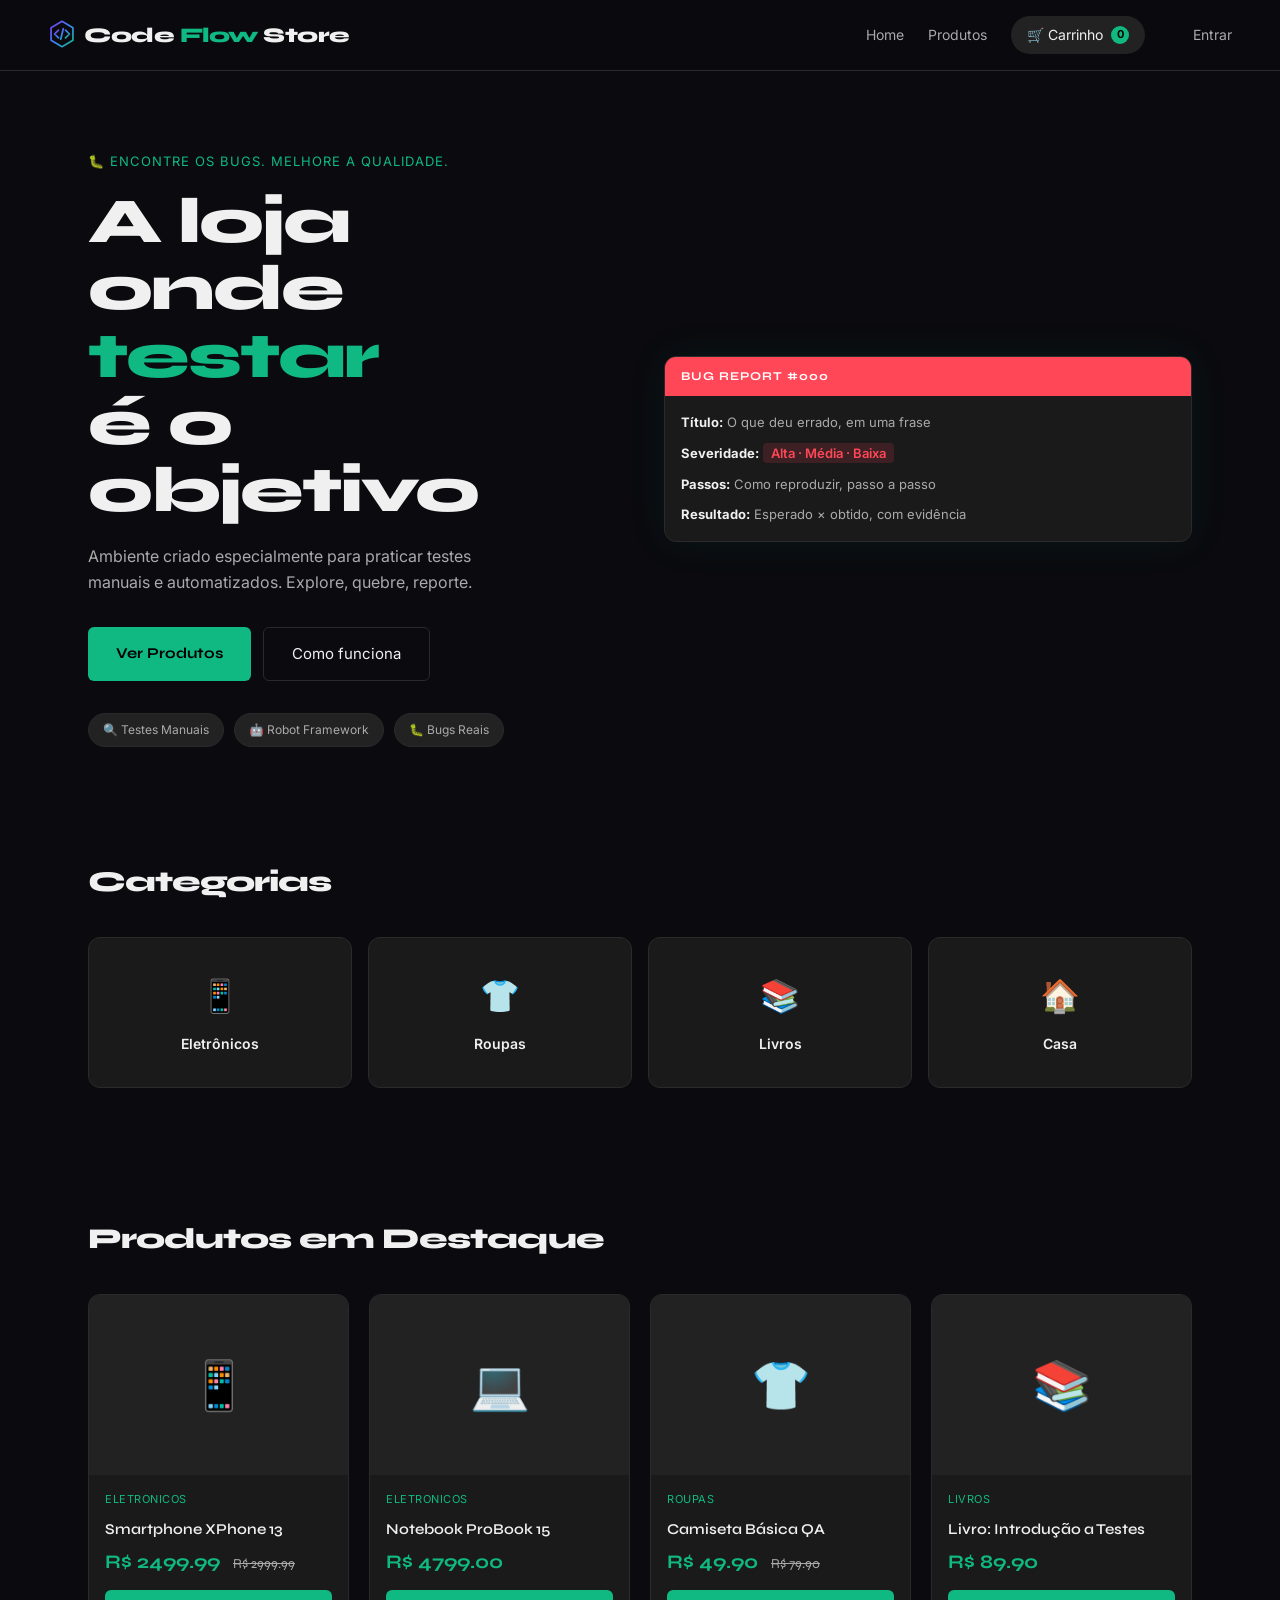
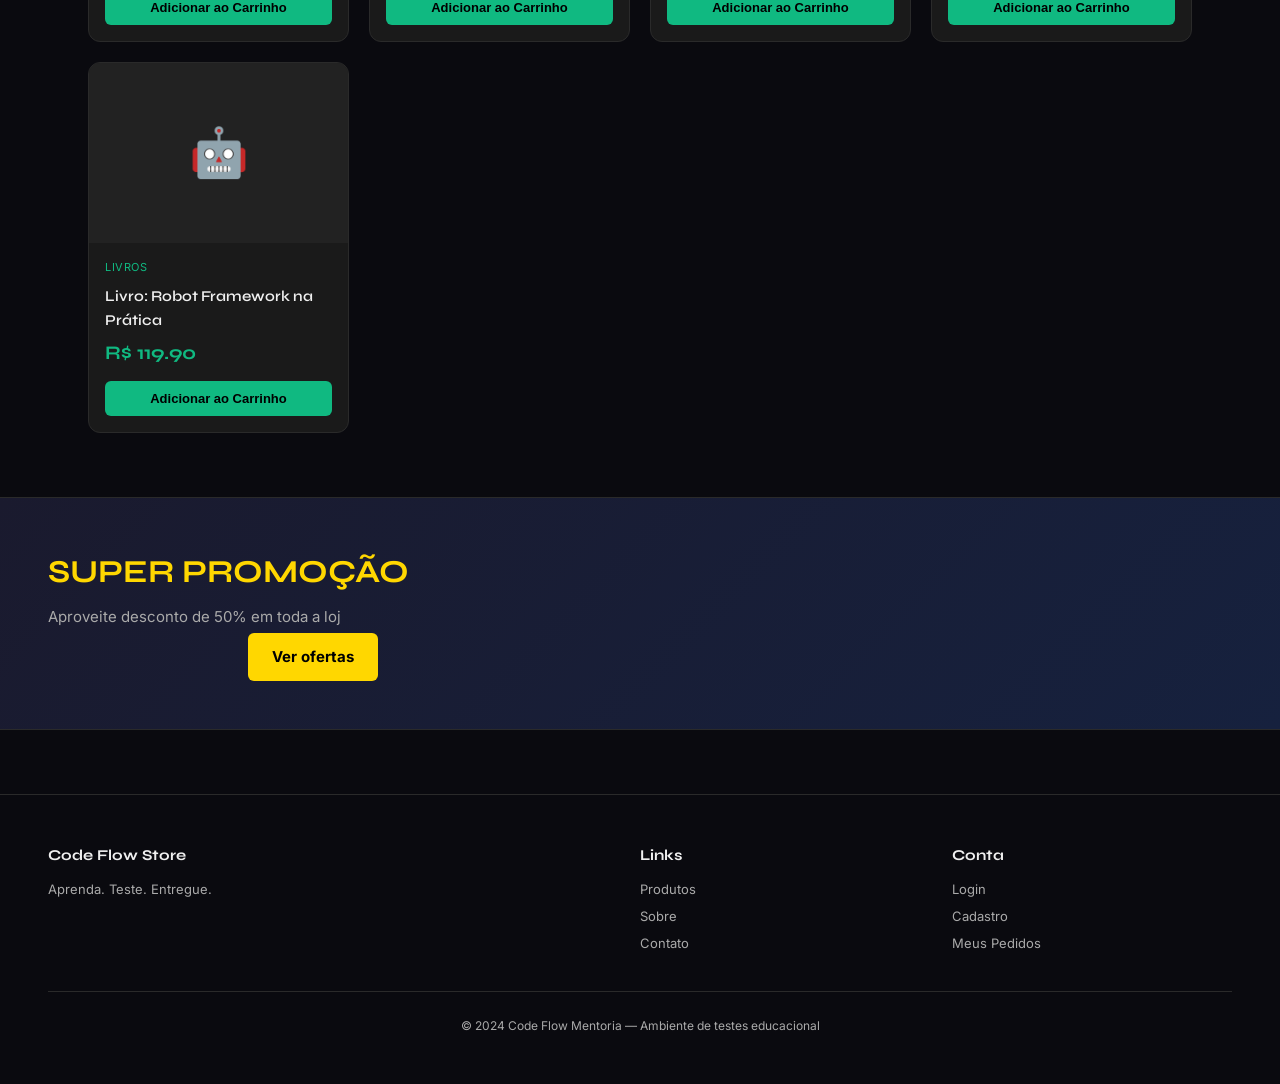
<file: pages/index.html>
<!DOCTYPE html>
<html lang="pt-BR">
<head>
  <meta charset="UTF-8" />
  <meta name="viewport" content="width=device-width, initial-scale=1.0"/>
  <title>Code Flow Store</title>
  <link rel="stylesheet" href="../css/style.css" />
  <link href="https://fonts.googleapis.com/css2?family=Syne:wght@400;600;700;800&family=Inter:wght@300;400;500;600&display=swap" rel="stylesheet"/>
</head>
<body>

<!-- NAVBAR -->
<nav class="navbar">
  <a data-testid="nav-logo" href="index.html" class="logo"><img class="logo-icon" src="../img/logo.svg" alt=""/>Code <span>Flow</span> Store</a>
  <div class="nav-links">
    <a data-testid="nav-home" href="index.html">Home</a>
    <a data-testid="nav-products" href="produtos.html">Produtos</a>
    <a data-testid="nav-cart" href="carrinho.html" class="cart-link">🛒 Carrinho <span data-testid="cart-count" class="cart-count" id="cartCount">0</span></a>
    <span data-testid="nav-user-name" id="navUser"></span>
    <a data-testid="nav-login" href="login.html" id="navLogin">Entrar</a>
    <a data-testid="nav-logout" href="#" id="navLogout" style="display:none" onclick="logout()">Sair</a>
  </div>
</nav>

<!-- HERO -->
<section data-testid="hero" class="hero">
  <div class="hero-inner">
    <p class="hero-eyebrow">🐛 Encontre os bugs. Melhore a qualidade.</p>
    <h1 data-testid="hero-title">A loja onde <em>testar</em><br/>é o objetivo</h1>
    <p class="hero-sub">Ambiente criado especialmente para praticar testes manuais e automatizados. Explore, quebre, reporte.</p>
    <div class="hero-actions">
      <a data-testid="hero-btn-products" href="produtos.html" class="btn-primary">Ver Produtos</a>
      <a data-testid="hero-btn-how-it-works" href="sobre.html" class="btn-ghost">Como funciona</a>
    </div>
    <div class="hero-badges">
      <span>🔍 Testes Manuais</span>
      <span>🤖 Robot Framework</span>
      <span>🐛 Bugs Reais</span>
    </div>
  </div>
  <div class="hero-visual">
    <div class="bug-card">
      <div class="bug-header">BUG REPORT #000</div>
      <div class="bug-body">
        <p><strong>Título:</strong> O que deu errado, em uma frase</p>
        <p><strong>Severidade:</strong> <span class="sev-high">Alta · Média · Baixa</span></p>
        <p><strong>Passos:</strong> Como reproduzir, passo a passo</p>
        <p><strong>Resultado:</strong> Esperado × obtido, com evidência</p>
      </div>
    </div>
  </div>
</section>

<!-- CATEGORIAS -->
<section class="section categories-section">
  <h2>Categorias</h2>
  <div class="categories-grid">
    <a data-testid="category-eletronicos" href="produtos.html?cat=eletronicos" class="cat-card">
      <span class="cat-icon">📱</span>
      <span>Eletrônicos</span>
    </a>
    <a data-testid="category-roupas" href="produtos.html?cat=roupas" class="cat-card">
      <span class="cat-icon">👕</span>
      <span>Roupas</span>
    </a>
    <a data-testid="category-livros" href="produtos.html?cat=livros" class="cat-card">
      <span class="cat-icon">📚</span>
      <span>Livros</span>
    </a>
    <a data-testid="category-casa" href="produtos.html?cat=casa" class="cat-card">
      <span class="cat-icon">🏠</span>
      <span>Casa</span>
    </a>
  </div>
</section>

<!-- PRODUTOS EM DESTAQUE -->
<section class="section">
  <h2>Produtos em Destaque</h2>
  <div data-testid="featured-products" class="products-grid" id="featuredProducts"></div>
</section>

<section data-testid="promo-banner" class="promo-banner">
  <div class="promo-inner">
    <h3>SUPER PROMOÇÃO</h3>
    <p data-testid="promo-banner-text">Aproveite desconto de 50% em toda a loj</p>
    <a data-testid="promo-banner-btn" href="produtos.html" class="btn-promo" style="margin-top:-20px; margin-left:200px;">Ver ofertas</a>
  </div>
</section>

<!-- FOOTER -->
<footer class="footer">
  <div class="footer-inner">
    <div>
      <strong>Code Flow Store</strong>
      <p>Aprenda. Teste. Entregue.</p>
    </div>
    <div>
      <strong>Links</strong>
      <a data-testid="footer-link-products" href="produtos.html">Produtos</a>
      <a data-testid="footer-link-about" href="sobre.html">Sobre</a>
      <a data-testid="footer-link-contact" href="contato.html">Contato</a>
    </div>
    <div>
      <strong>Conta</strong>
      <a data-testid="footer-link-login" href="login.html">Login</a>
      <a data-testid="footer-link-register" href="cadastro.html">Cadastro</a>
      <a data-testid="footer-link-orders" href="pedidos.html">Meus Pedidos</a>
    </div>
  </div>
  <p class="footer-copy">© 2024 Code Flow Mentoria — Ambiente de testes educacional</p>
</footer>

<script src="../js/data.js"></script>
<script src="../js/app.js"></script>
<script>
  renderFeaturedProducts();
  updateCartCount();
  updateNav();
</script>
</body>
</html>
</file>
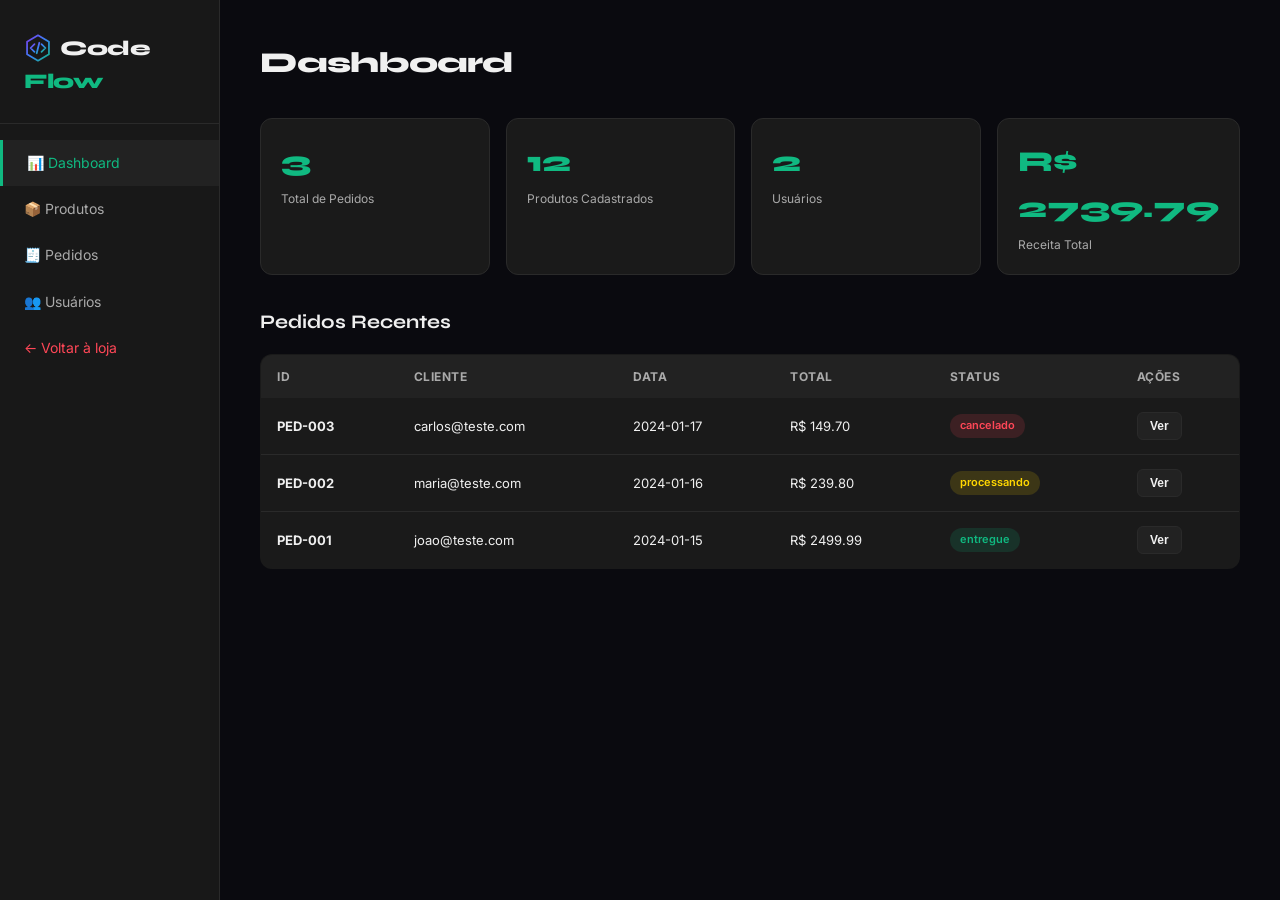
<file: pages/admin.html>
<!DOCTYPE html>
<html lang="pt-BR">
<head>
  <meta charset="UTF-8"/>
  <meta name="viewport" content="width=device-width, initial-scale=1.0"/>
  <title>Admin — Code Flow Store</title>
  <link rel="stylesheet" href="../css/style.css"/>
  <link href="https://fonts.googleapis.com/css2?family=Syne:wght@400;600;700;800&family=Inter:wght@300;400;500;600&display=swap" rel="stylesheet"/>
</head>
<body>

<div class="admin-layout">
  <aside class="admin-sidebar">
    <a href="index.html" class="logo"><img class="logo-icon" src="../img/logo.svg" alt=""/>Code <span>Flow</span></a>
    <nav class="admin-nav">
      <a data-testid="admin-nav-dashboard" href="admin.html" class="active" onclick="showSection('dashboard')">📊 Dashboard</a>
      <a data-testid="admin-nav-products" href="#" onclick="showSection('products')">📦 Produtos</a>
      <a data-testid="admin-nav-orders" href="#" onclick="showSection('orders')">🧾 Pedidos</a>
      <a data-testid="admin-nav-users" href="#" onclick="showSection('users')">👥 Usuários</a>
      <a data-testid="admin-nav-back-to-store" href="index.html" style="margin-top:auto;color:var(--accent2)">← Voltar à loja</a>
    </nav>
  </aside>

  <main class="admin-content">

    <!-- DASHBOARD -->
    <div data-testid="admin-section-dashboard" id="sectionDashboard">
      <h1>Dashboard</h1>

      <div class="stats-grid">
        <div class="stat-card">
          <div data-testid="stat-orders" class="stat-value" id="statOrders">-</div>
          <div class="stat-label">Total de Pedidos</div>
        </div>
        <div class="stat-card">
          <div data-testid="stat-products" class="stat-value" id="statProducts">-</div>
          <div class="stat-label">Produtos Cadastrados</div>
        </div>
        <div class="stat-card">
          <div data-testid="stat-users" class="stat-value" id="statUsers">-</div>
          <div class="stat-label">Usuários</div>
        </div>
        <div class="stat-card">
          <div data-testid="stat-revenue" class="stat-value" id="statRevenue">-</div>
          <div class="stat-label">Receita Total</div>
        </div>
      </div>

      <h2 style="font-family:'Syne',sans-serif;font-size:1.2rem;font-weight:700;margin-bottom:16px">Pedidos Recentes</h2>
      <table class="admin-table">
        <thead>
          <tr>
            <th>ID</th>
            <th>Cliente</th>
            <th>Data</th>
            <th>Total</th>
            <th>Status</th>
            <th>Ações</th>
          </tr>
        </thead>
        <tbody data-testid="admin-recent-orders" id="recentOrders"></tbody>
      </table>
    </div>

    <!-- PRODUTOS -->
    <div data-testid="admin-section-products" id="sectionProducts" style="display:none">
      <div style="display:flex;justify-content:space-between;align-items:center;margin-bottom:24px">
        <h1 style="margin:0">Produtos</h1>
        <button data-testid="admin-add-product-btn" class="btn-primary" onclick="document.getElementById('addProductModal').style.display='flex'">
          + Adicionar Produto
        </button>
      </div>

      <table class="admin-table">
        <thead>
          <tr>
            <th>ID</th>
            <th>Nome</th>
            <th>Categoria</th>
            <th>Preço</th>
            <th>Estoque</th>
            <th>Ações</th>
          </tr>
        </thead>
        <tbody data-testid="admin-products-list" id="adminProductsList"></tbody>
      </table>
    </div>

    <!-- PEDIDOS -->
    <div data-testid="admin-section-orders" id="sectionOrders" style="display:none">
      <h1>Pedidos</h1>
      <table class="admin-table">
        <thead>
          <tr>
            <th>ID</th>
            <th>Cliente</th>
            <th>Data</th>
            <th>Total</th>
            <th>Status</th>
          </tr>
        </thead>
        <tbody data-testid="admin-orders-list" id="adminOrdersList"></tbody>
      </table>
    </div>

    <!-- USUÁRIOS -->
    <div data-testid="admin-section-users" id="sectionUsers" style="display:none">
      <h1>Usuários</h1>
      <table class="admin-table">
        <thead>
          <tr>
            <th>Nome</th>
            <th>E-mail</th>
            <th>Senha</th>
            <th>Perfil</th>
          </tr>
        </thead>
        <tbody data-testid="admin-users-list" id="adminUsersList"></tbody>
      </table>
    </div>

  </main>
</div>

<!-- Modal Editar Produto -->
<div data-testid="edit-product-modal" id="editModal" style="display:none;position:fixed;inset:0;background:rgba(0,0,0,0.7);align-items:center;justify-content:center;z-index:200">
  <div class="form-card" style="max-width:480px;width:100%">
    <h2>Editar Produto</h2>
    <div class="form-group"><label>Nome</label><input data-testid="edit-product-name" type="text" placeholder="Nome do produto"/></div>
    <div class="form-group"><label>Preço</label>
      <input data-testid="edit-product-price" type="number" placeholder="Preço"/>
    </div>
    <div class="form-group"><label>Estoque</label><input data-testid="edit-product-stock" type="number" placeholder="Qtd em estoque"/></div>
    <div style="display:flex;gap:10px;margin-top:16px">
      <button data-testid="edit-product-save" class="btn-primary" style="flex:1" onclick="showToast('Salvo!')">Salvar</button>
      <button data-testid="edit-product-cancel" class="btn-ghost" style="flex:1" onclick="document.getElementById('editModal').style.display='none'">Cancelar</button>
    </div>
  </div>
</div>

<!-- Modal Adicionar Produto -->
<div data-testid="add-product-modal" id="addProductModal" style="display:none;position:fixed;inset:0;background:rgba(0,0,0,0.7);align-items:center;justify-content:center;z-index:200">
  <div class="form-card" style="max-width:480px;width:100%">
    <h2>Novo Produto</h2>
    <div class="form-group"><label>Nome</label><input data-testid="add-product-name" type="text" id="newName" placeholder="Nome do produto"/></div>
    <div class="form-group"><label>Preço</label><input data-testid="add-product-price" type="number" id="newPrice" placeholder="0.00"/></div>
    <div class="form-group"><label>Estoque</label><input data-testid="add-product-stock" type="number" id="newStock" placeholder="0"/></div>
    <div class="form-group">
      <label>Categoria</label>
      <select data-testid="add-product-category" id="newCat" style="background:var(--bg3);border:1px solid var(--border);border-radius:6px;padding:12px 14px;color:var(--text);width:100%;font-size:14px">
        <option value="eletronicos">Eletrônicos</option>
        <option value="roupas">Roupas</option>
        <option value="livros">Livros</option>
        <option value="casa">Casa</option>
      </select>
    </div>
    <div style="display:flex;gap:10px;margin-top:16px">
      <button data-testid="add-product-submit" class="btn-primary" style="flex:1" onclick="addNewProduct()">Adicionar</button>
      <button data-testid="add-product-cancel" class="btn-ghost" style="flex:1" onclick="document.getElementById('addProductModal').style.display='none'">Cancelar</button>
    </div>
  </div>
</div>

<script src="../js/data.js"></script>
<script src="../js/app.js"></script>
<script>

  renderAdminDashboard();

  function showSection(section) {
    ['dashboard','products','orders','users'].forEach(s => {
      document.getElementById(`section${s.charAt(0).toUpperCase()+s.slice(1)}`).style.display = 'none';
    });
    document.getElementById(`section${section.charAt(0).toUpperCase()+section.slice(1)}`).style.display = 'block';

    // Atualiza nav ativa
    document.querySelectorAll('.admin-nav a').forEach(a => a.classList.remove('active'));
    event.target.classList.add('active');

    if (section === 'products') renderAdminProducts();
    if (section === 'orders') renderAdminOrders();
    if (section === 'users') renderAdminUsers();
  }

  function renderAdminUsers() {
    const users = getUsers();
    const tbody = document.getElementById('adminUsersList');
    if (!tbody) return;
    tbody.innerHTML = users.map(u => `
      <tr data-testid="admin-user-row">
        <td data-testid="admin-user-name">${u.name}</td>
        <td data-testid="admin-user-email">${u.email}</td>
        <td data-testid="admin-user-password" style="color:var(--accent2)">${u.password}</td>
        <td><span data-testid="admin-user-role" class="badge ${u.role === 'admin' ? 'badge-green' : 'badge-yellow'}">${u.role}</span></td>
      </tr>
    `).join('');
  }

  function addNewProduct() {
    const name = document.getElementById('newName').value;
    const price = parseFloat(document.getElementById('newPrice').value);
    const stock = parseInt(document.getElementById('newStock').value) || 0;
    const category = document.getElementById('newCat').value;

    if (!name) { showToast('❌ Nome obrigatório'); return; }

    const products = getProducts();
    const newId = Math.max(...products.map(p => p.id)) + 1;
    products.push({
      id: newId, name, price, stock, category,
      emoji: '📦', description: 'Produto adicionado via admin',
      featured: false, rating: 0, oldPrice: null
    });
    localStorage.setItem('qa_products', JSON.stringify(products));
    document.getElementById('addProductModal').style.display = 'none';
    renderAdminProducts();
    showSection('products');
    showToast(`✅ Produto "${name}" adicionado!`);
  }
</script>
</body>
</html>
</file>
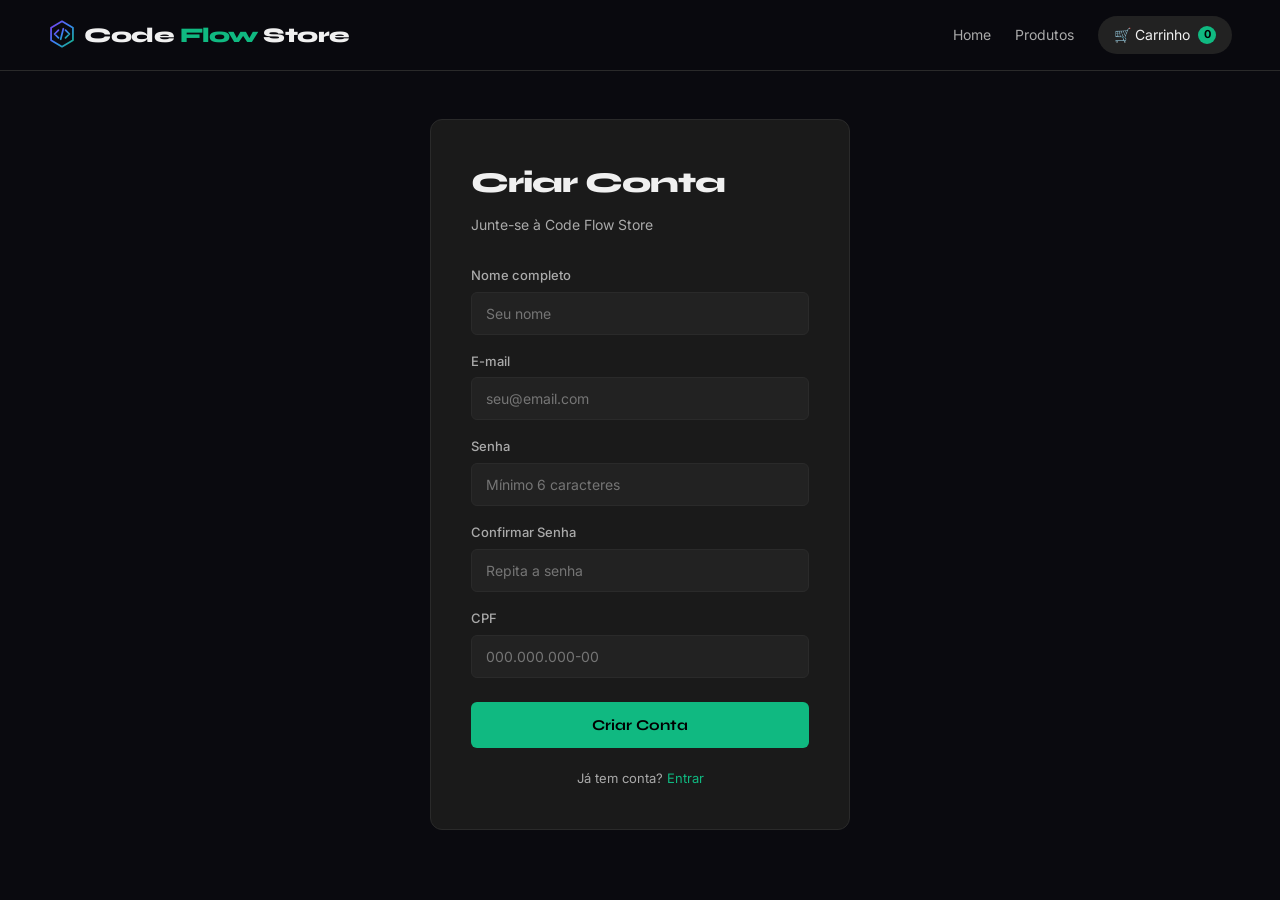
<file: pages/cadastro.html>
<!DOCTYPE html>
<html lang="pt-BR">
<head>
  <meta charset="UTF-8"/>
  <meta name="viewport" content="width=device-width, initial-scale=1.0"/>
  <title>Criar Conta — Code Flow Store</title>
  <link rel="stylesheet" href="../css/style.css"/>
  <link href="https://fonts.googleapis.com/css2?family=Syne:wght@400;600;700;800&family=Inter:wght@300;400;500;600&display=swap" rel="stylesheet"/>
</head>
<body>
<nav class="navbar">
  <a data-testid="nav-logo" href="index.html" class="logo"><img class="logo-icon" src="../img/logo.svg" alt=""/>Code <span>Flow</span> Store</a>
  <div class="nav-links">
    <a data-testid="nav-home" href="index.html">Home</a>
    <a data-testid="nav-products" href="produtos.html">Produtos</a>
    <a data-testid="nav-cart" href="carrinho.html" class="cart-link">🛒 Carrinho <span data-testid="cart-count" class="cart-count" id="cartCount">0</span></a>
  </div>
</nav>

<div class="form-page">
  <div class="form-card">
    <h2>Criar Conta</h2>
    <p>Junte-se à Code Flow Store</p>

    <div data-testid="register-error" class="form-error" id="registerError"></div>
    <div data-testid="register-success" class="form-success" id="registerSuccess">Conta criada com sucesso! Redirecionando...</div>

    <div class="form-group">
      <label>Nome completo</label>
      <input data-testid="register-name" type="text" id="regName" placeholder="Seu nome"/>
    </div>

    <div class="form-group">
      <label>E-mail</label>
      <input data-testid="register-email" type="email" id="regEmail" placeholder="seu@email.com"/>
    </div>

    <div class="form-group">
      <label>Senha</label>
      <input data-testid="register-password" type="password" id="regPassword" placeholder="Mínimo 6 caracteres"/>
    </div>

    <div class="form-group">
      <label>Confirmar Senha</label>
      <input data-testid="register-confirm-password" type="password" id="regConfirm" placeholder="Repita a senha"/>
    </div>

    <div class="form-group">
      <label>CPF</label>
      <input data-testid="register-cpf" type="text" id="regCpf" placeholder="000.000.000-00"/>
    </div>

    <button data-testid="register-submit" class="form-btn" onclick="handleRegister()">Criar Conta</button>

    <div class="form-link">
      Já tem conta? <a data-testid="register-login-link" href="login.html">Entrar</a>
    </div>
  </div>
</div>

<script src="../js/data.js"></script>
<script src="../js/app.js"></script>
<script>
  updateCartCount();

  function handleRegister() {
    const name = document.getElementById('regName').value;
    const email = document.getElementById('regEmail').value;
    const password = document.getElementById('regPassword').value;
    const confirm = document.getElementById('regConfirm').value;

    const errorEl = document.getElementById('registerError');
    const successEl = document.getElementById('registerSuccess');

    errorEl.style.display = 'none';
    successEl.style.display = 'none';

    const result = register(name, email, password, confirm);

    if (result.success) {
      successEl.style.display = 'block';
      setTimeout(() => window.location.href = 'index.html', 1500);
    } else {
      errorEl.textContent = result.error;
      errorEl.style.display = 'block';
    }
  }
</script>
</body>
</html>
</file>
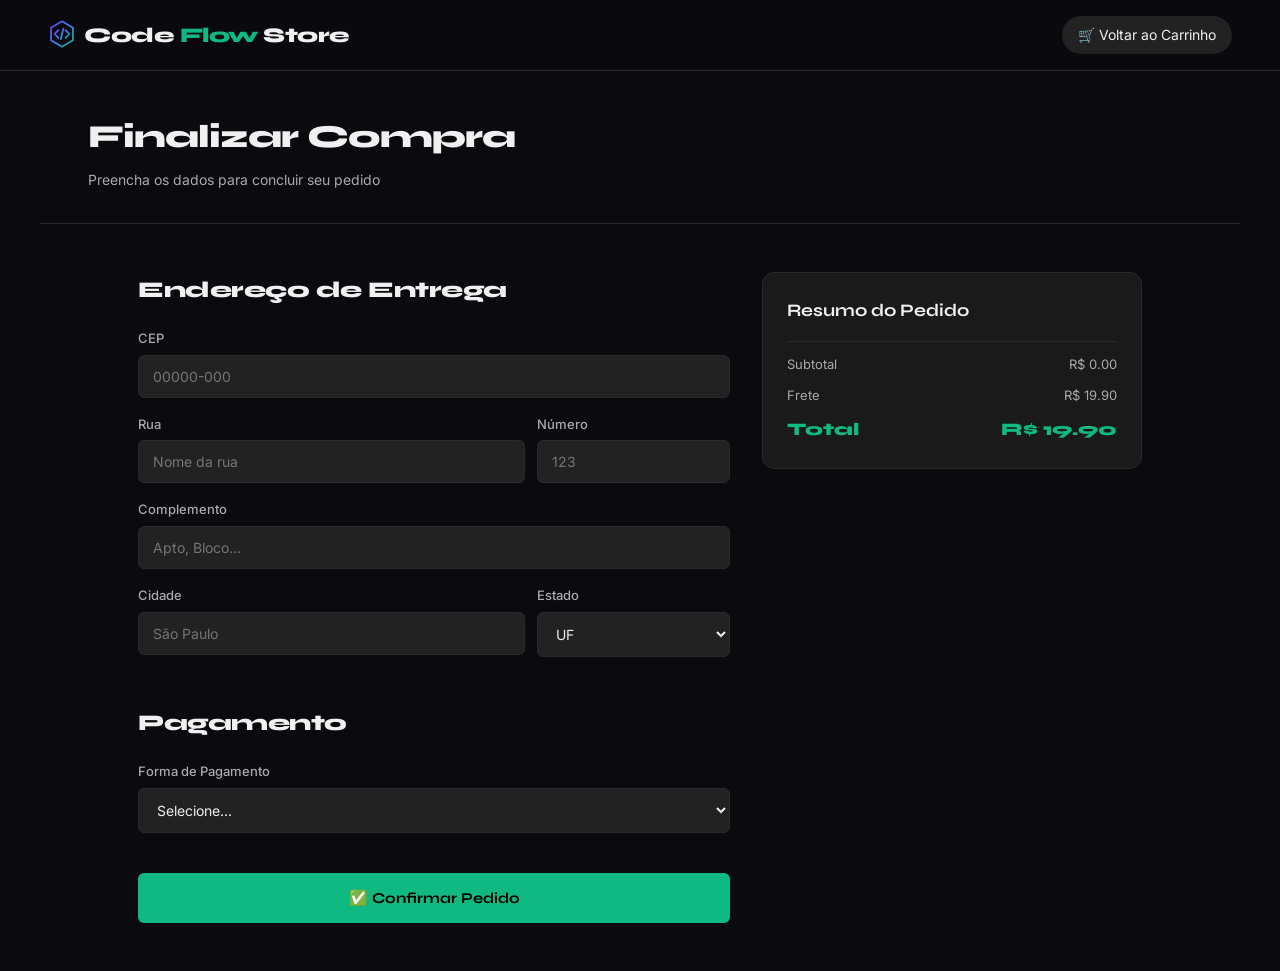
<file: pages/checkout.html>
<!DOCTYPE html>
<html lang="pt-BR">
<head>
  <meta charset="UTF-8"/>
  <meta name="viewport" content="width=device-width, initial-scale=1.0"/>
  <title>Checkout — Code Flow Store</title>
  <link rel="stylesheet" href="../css/style.css"/>
  <link href="https://fonts.googleapis.com/css2?family=Syne:wght@400;600;700;800&family=Inter:wght@300;400;500;600&display=swap" rel="stylesheet"/>
</head>
<body>
<nav class="navbar">
  <a data-testid="nav-logo" href="index.html" class="logo"><img class="logo-icon" src="../img/logo.svg" alt=""/>Code <span>Flow</span> Store</a>
  <div class="nav-links">
    <a data-testid="nav-back-to-cart" href="carrinho.html" class="cart-link">🛒 Voltar ao Carrinho</a>
  </div>
</nav>

<div class="page-header">
  <h1>Finalizar Compra</h1>
  <p>Preencha os dados para concluir seu pedido</p>
</div>

<div class="checkout-page">
  <div class="checkout-form">
    <h2>Endereço de Entrega</h2>

    <div class="form-group">
      <label>CEP</label>
      <input data-testid="checkout-cep" type="text" id="cep" placeholder="00000-000" maxlength="9"/>
    </div>

    <div style="display:grid;grid-template-columns:2fr 1fr;gap:12px">
      <div class="form-group">
        <label>Rua</label>
        <input data-testid="checkout-street" type="text" id="rua" placeholder="Nome da rua"/>
      </div>
      <div class="form-group">
        <label>Número</label>
        <input data-testid="checkout-number" type="text" id="numero" placeholder="123"/>
      </div>
    </div>

    <div class="form-group">
      <label>Complemento</label>
      <input data-testid="checkout-complement" type="text" id="complemento" placeholder="Apto, Bloco..."/>
    </div>

    <div style="display:grid;grid-template-columns:2fr 1fr;gap:12px">
      <div class="form-group">
        <label>Cidade</label>
        <input data-testid="checkout-city" type="text" id="cidade" placeholder="São Paulo"/>
      </div>
      <div class="form-group">
        <label>Estado</label>
        <select data-testid="checkout-state" id="estado" style="background:var(--bg3);border:1px solid var(--border);border-radius:6px;padding:12px 14px;color:var(--text);width:100%;font-size:14px">
          <option value="">UF</option>
          <option>SP</option><option>RJ</option><option>MG</option>
          <option>RS</option><option>PR</option><option>SC</option>
          <option>BA</option><option>GO</option><option>DF</option>
          <option>PE</option><option>CE</option><option>AM</option>
        </select>
      </div>
    </div>

    <h2 style="margin-top:32px">Pagamento</h2>

    <div class="form-group">
      <label>Forma de Pagamento</label>
      <select data-testid="checkout-payment-method" id="pagamento" onchange="togglePayment(this.value)" style="background:var(--bg3);border:1px solid var(--border);border-radius:6px;padding:12px 14px;color:var(--text);width:100%;font-size:14px">
        <option value="">Selecione...</option>
        <option value="cartao">Cartão de Crédito</option>
        <option value="pix">PIX</option>
        <option value="boleto">Boleto Bancário</option>
      </select>
    </div>

    <!-- Campos de cartão -->
    <div data-testid="checkout-card-fields" id="cartaoFields" style="display:none">
      <div class="form-group">
        <label>Número do Cartão</label>
        <input data-testid="checkout-card-number" type="text" id="cardNumber" placeholder="0000 0000 0000 0000"/>
      </div>
      <div style="display:grid;grid-template-columns:1fr 1fr;gap:12px">
        <div class="form-group">
          <label>Validade</label>
          <input data-testid="checkout-card-expiry" type="text" id="cardExpiry" placeholder="MM/AA"/>
        </div>
        <div class="form-group">
          <label>CVV</label>
          <input data-testid="checkout-card-cvv" type="text" id="cardCvv" placeholder="123" maxlength="4"/>
        </div>
      </div>
      <div class="form-group">
        <label>Nome no Cartão</label>
        <input data-testid="checkout-card-name" type="text" id="cardName" placeholder="NOME SOBRENOME"/>
      </div>
    </div>

    <!-- PIX -->
    <div data-testid="checkout-pix-info" id="pixFields" style="display:none;padding:20px;background:var(--bg3);border-radius:8px;text-align:center">
      <div style="font-size:3rem;margin-bottom:12px">📱</div>
      <p style="font-size:14px;color:var(--text2)">Após confirmar, você receberá o QR Code do PIX</p>
    </div>

    <!-- Boleto -->
    <div data-testid="checkout-boleto-info" id="boletoFields" style="display:none;padding:20px;background:var(--bg3);border-radius:8px;text-align:center">
      <div style="font-size:3rem;margin-bottom:12px">📄</div>
      <p style="font-size:14px;color:var(--text2)">Boleto vence em 3 dias úteis. Prazo de compensação: 2 dias úteis.</p>
    </div>

    <button data-testid="checkout-submit" class="btn-primary" style="width:100%;margin-top:24px;padding:16px" onclick="handleCheckout()">
      ✅ Confirmar Pedido
    </button>
  </div>

  <div data-testid="checkout-summary" class="checkout-summary" id="checkoutSummary">
    <h3>Carregando...</h3>
  </div>
</div>

<script src="../js/data.js"></script>
<script src="../js/app.js"></script>
<script>
  updateCartCount();
  renderCheckoutSummary();

  function togglePayment(val) {
    document.getElementById('cartaoFields').style.display = val === 'cartao' ? 'block' : 'none';
    document.getElementById('pixFields').style.display = val === 'pix' ? 'block' : 'none';
    document.getElementById('boletoFields').style.display = val === 'boleto' ? 'block' : 'none';
  }

  function handleCheckout() {
    const dados = {
      cep: document.getElementById('cep').value,
      rua: document.getElementById('rua').value,
      numero: document.getElementById('numero').value,
      cidade: document.getElementById('cidade').value,
      estado: document.getElementById('estado').value,
      pagamento: document.getElementById('pagamento').value,
      email: ''
    };


    finalizarPedido(dados);
  }
</script>
</body>
</html>
</file>
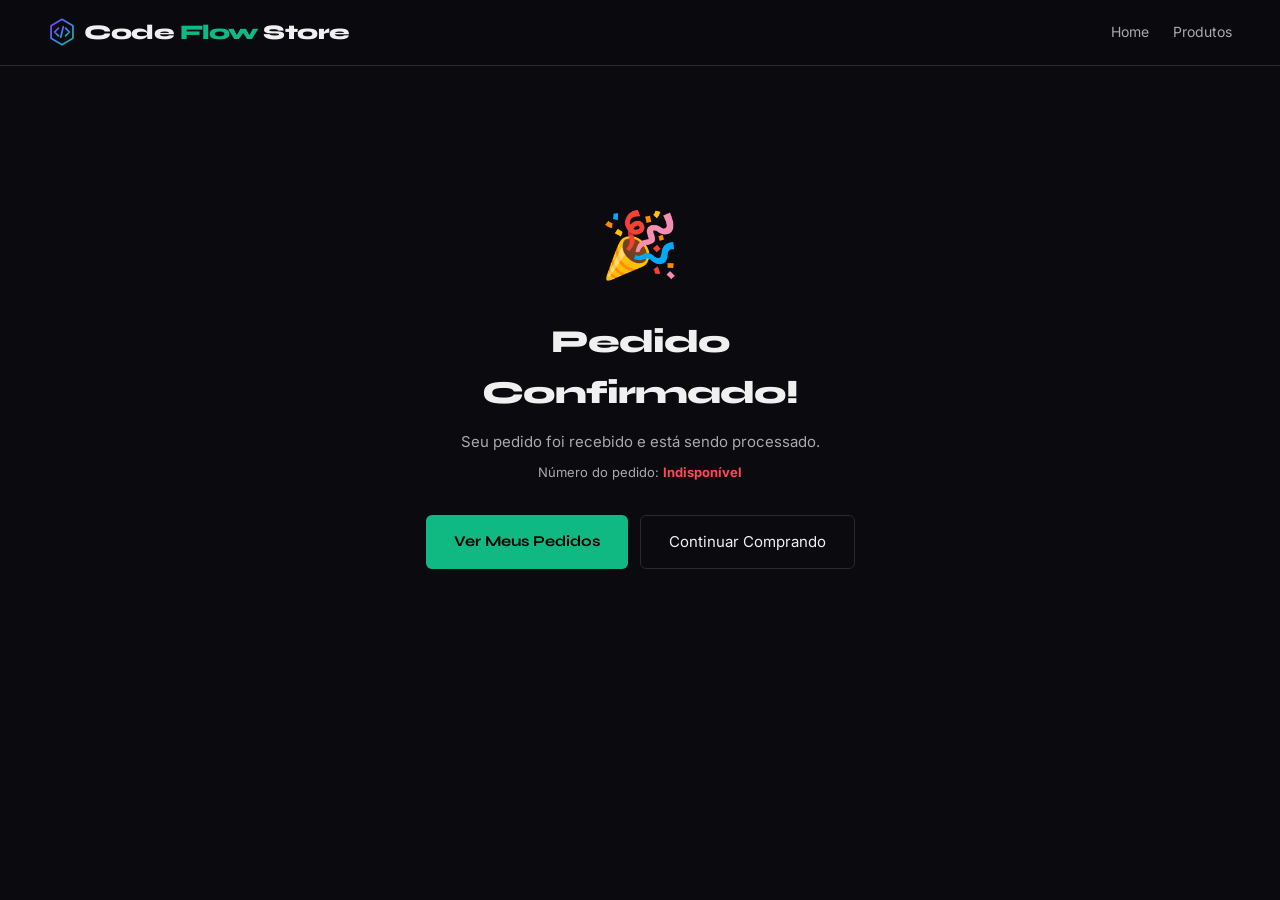
<file: pages/confirmacao.html>
<!DOCTYPE html>
<html lang="pt-BR">
<head>
  <meta charset="UTF-8"/>
  <meta name="viewport" content="width=device-width, initial-scale=1.0"/>
  <title>Pedido Confirmado — Code Flow Store</title>
  <link rel="stylesheet" href="../css/style.css"/>
  <link href="https://fonts.googleapis.com/css2?family=Syne:wght@400;600;700;800&family=Inter:wght@300;400;500;600&display=swap" rel="stylesheet"/>
</head>
<body>
<nav class="navbar">
  <a data-testid="nav-logo" href="index.html" class="logo"><img class="logo-icon" src="../img/logo.svg" alt=""/>Code <span>Flow</span> Store</a>
  <div class="nav-links">
    <a data-testid="nav-home" href="index.html">Home</a>
    <a data-testid="nav-products" href="produtos.html">Produtos</a>
  </div>
</nav>

<div style="min-height:70vh;display:flex;align-items:center;justify-content:center;padding:48px">
  <div style="text-align:center;max-width:480px">
    <div style="font-size:4rem;margin-bottom:20px">🎉</div>
    <h1 data-testid="confirmation-title" style="font-family:'Syne',sans-serif;font-size:2rem;font-weight:800;letter-spacing:-1px;margin-bottom:12px">
      Pedido Confirmado!
    </h1>
    <p data-testid="confirmation-message" style="color:var(--text2);margin-bottom:8px">
      Seu pedido foi recebido e está sendo processado.
    </p>
    <p style="color:var(--text2);font-size:13px;margin-bottom:32px">
      Número do pedido: <strong data-testid="confirmation-order-number" style="color:var(--accent2)">Indisponível</strong>
    </p>
    <div style="display:flex;gap:12px;justify-content:center;flex-wrap:wrap">
      <a data-testid="confirmation-view-orders" href="pedidos.html" class="btn-primary">Ver Meus Pedidos</a>
      <a data-testid="confirmation-continue-shopping" href="index.html" class="btn-ghost">Continuar Comprando</a>
    </div>
  </div>
</div>

<script src="../js/data.js"></script>
<script src="../js/app.js"></script>
</body>
</html>
</file>
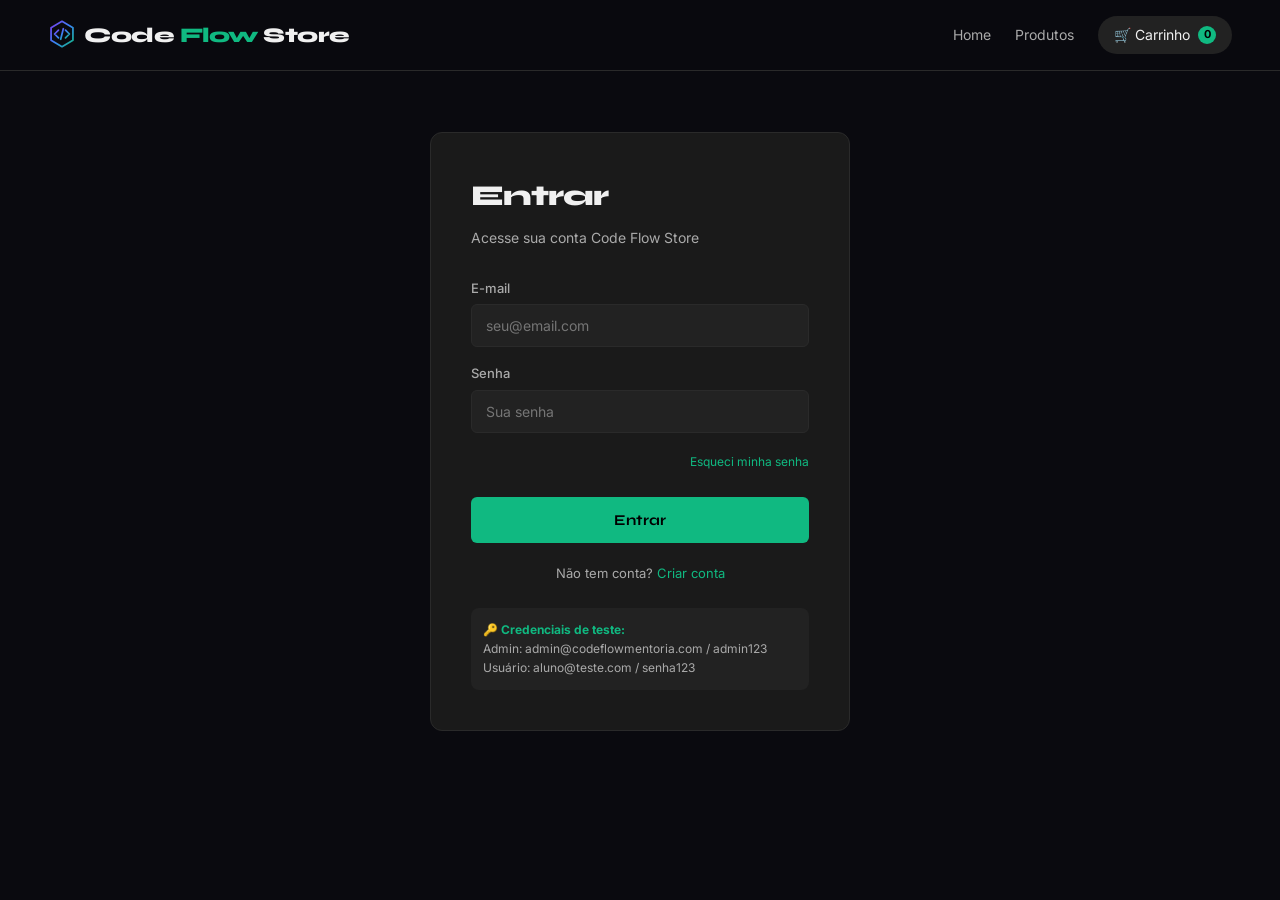
<file: pages/login.html>
<!DOCTYPE html>
<html lang="pt-BR">
<head>
  <meta charset="UTF-8"/>
  <meta name="viewport" content="width=device-width, initial-scale=1.0"/>
  <title>Login — Code Flow Store</title>
  <link rel="stylesheet" href="../css/style.css"/>
  <link href="https://fonts.googleapis.com/css2?family=Syne:wght@400;600;700;800&family=Inter:wght@300;400;500;600&display=swap" rel="stylesheet"/>
</head>
<body>
<nav class="navbar">
  <a data-testid="nav-logo" href="index.html" class="logo"><img class="logo-icon" src="../img/logo.svg" alt=""/>Code <span>Flow</span> Store</a>
  <div class="nav-links">
    <a data-testid="nav-home" href="index.html">Home</a>
    <a data-testid="nav-products" href="produtos.html">Produtos</a>
    <a data-testid="nav-cart" href="carrinho.html" class="cart-link">🛒 Carrinho <span data-testid="cart-count" class="cart-count" id="cartCount">0</span></a>
  </div>
</nav>

<div class="form-page">
  <div class="form-card">
    <h2>Entrar</h2>
    <p>Acesse sua conta Code Flow Store</p>

    <div data-testid="login-error" class="form-error" id="loginError">E-mail ou senha incorretos.</div>
    <div data-testid="login-success" class="form-success" id="loginSuccess">Login realizado! Redirecionando...</div>

    <div class="form-group">
      <label>E-mail</label>
      <input data-testid="login-email" type="email" id="loginEmail" placeholder="seu@email.com"/>
    </div>

    <div class="form-group">
      <label>Senha</label>
      <input data-testid="login-password" type="password" id="loginPassword" placeholder="Sua senha"/>
    </div>

    <div style="text-align:right;margin-bottom:16px">
      <a data-testid="login-forgot-password" href="esqueci-senha.html" style="font-size:12px;color:var(--accent)">Esqueci minha senha</a>
    </div>

    <button data-testid="login-submit" class="form-btn" onclick="handleLogin()">Entrar</button>

    <div class="form-link">
      Não tem conta? <a data-testid="login-register-link" href="cadastro.html">Criar conta</a>
    </div>

    <div data-testid="login-test-credentials" style="margin-top:24px;padding:12px;background:var(--bg3);border-radius:8px;font-size:12px;color:var(--text2)">
      <strong style="color:var(--accent)">🔑 Credenciais de teste:</strong><br/>
      Admin: admin@codeflowmentoria.com / admin123<br/>
      Usuário: aluno@teste.com / senha123
    </div>
  </div>
</div>

<script src="../js/data.js"></script>
<script src="../js/app.js"></script>
<script>
  updateCartCount();

  function handleLogin() {
    const email = document.getElementById('loginEmail').value;
    const password = document.getElementById('loginPassword').value;
    const errorEl = document.getElementById('loginError');
    const successEl = document.getElementById('loginSuccess');

    errorEl.style.display = 'none';
    successEl.style.display = 'none';

    const result = login(email, password);

    if (result.success) {
      successEl.style.display = 'block';
      setTimeout(() => {
        if (result.user.role === 'admin') {
          window.location.href = 'admin.html';
        } else {
          window.location.href = 'index.html';
        }
      }, 1200);
    } else {
      errorEl.style.display = 'block';
    }
  }

  // Permite login com Enter
  document.addEventListener('keydown', (e) => {
    if (e.key === 'Enter') handleLogin();
  });
</script>
</body>
</html>
</file>
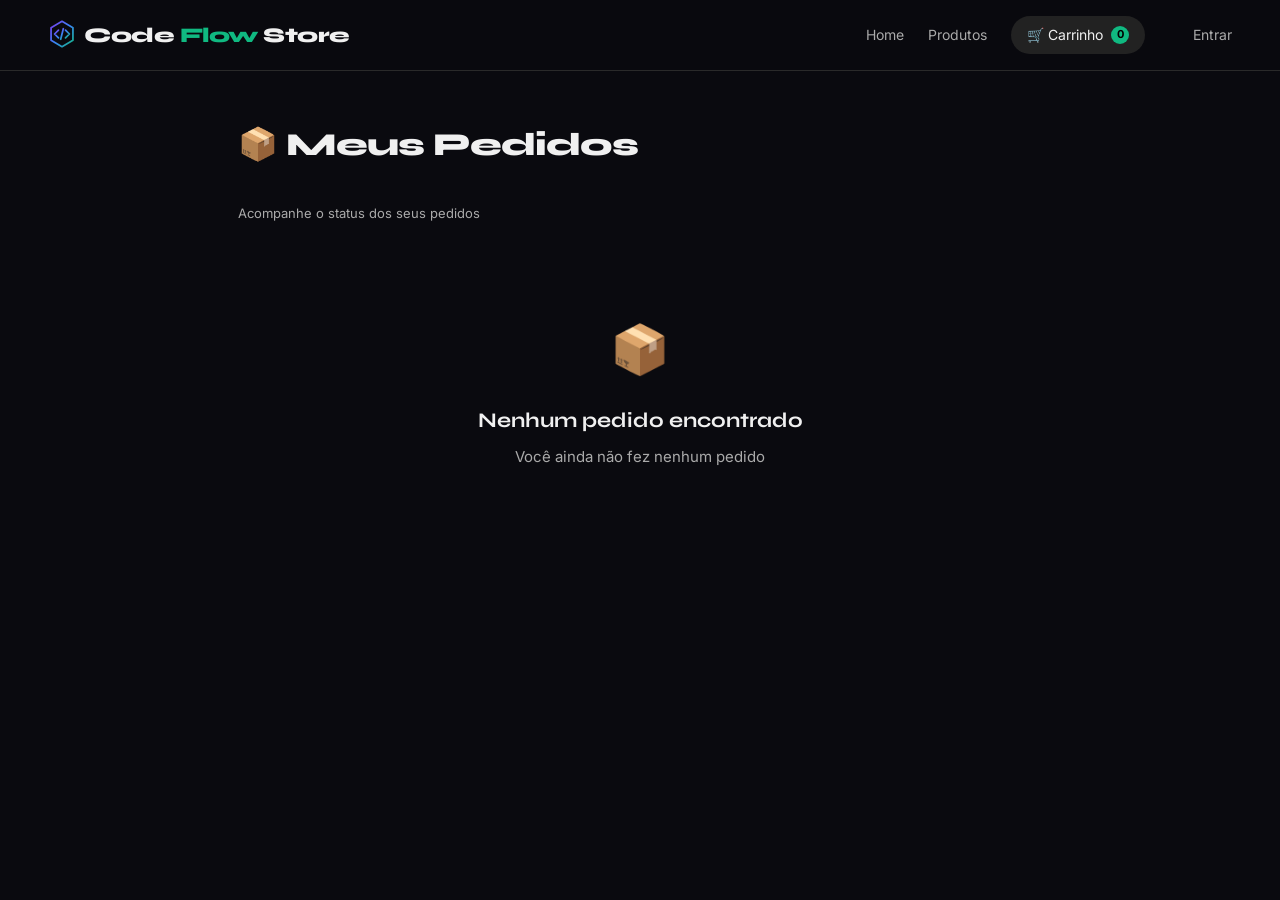
<file: pages/pedidos.html>
<!DOCTYPE html>
<html lang="pt-BR">
<head>
  <meta charset="UTF-8"/>
  <meta name="viewport" content="width=device-width, initial-scale=1.0"/>
  <title>Meus Pedidos — Code Flow Store</title>
  <link rel="stylesheet" href="../css/style.css"/>
  <link href="https://fonts.googleapis.com/css2?family=Syne:wght@400;600;700;800&family=Inter:wght@300;400;500;600&display=swap" rel="stylesheet"/>
</head>
<body>
<nav class="navbar">
  <a data-testid="nav-logo" href="index.html" class="logo"><img class="logo-icon" src="../img/logo.svg" alt=""/>Code <span>Flow</span> Store</a>
  <div class="nav-links">
    <a data-testid="nav-home" href="index.html">Home</a>
    <a data-testid="nav-products" href="produtos.html">Produtos</a>
    <a data-testid="nav-cart" href="carrinho.html" class="cart-link">🛒 Carrinho <span data-testid="cart-count" class="cart-count" id="cartCount">0</span></a>
    <span data-testid="nav-user-name" id="navUser"></span>
    <a data-testid="nav-login" href="login.html" id="navLogin">Entrar</a>
    <a data-testid="nav-logout" href="#" id="navLogout" style="display:none" onclick="logout()">Sair</a>
  </div>
</nav>

<div class="orders-page">
  <h1>📦 Meus Pedidos</h1>
  <p style="color:var(--text2);font-size:13px;margin-bottom:24px">
    Acompanhe o status dos seus pedidos
  </p>
  <div data-testid="orders-list" id="userOrders"></div>
</div>

<script src="../js/data.js"></script>
<script src="../js/app.js"></script>
<script>
  updateCartCount();
  updateNav();
  renderUserOrders();
</script>
</body>
</html>
</file>
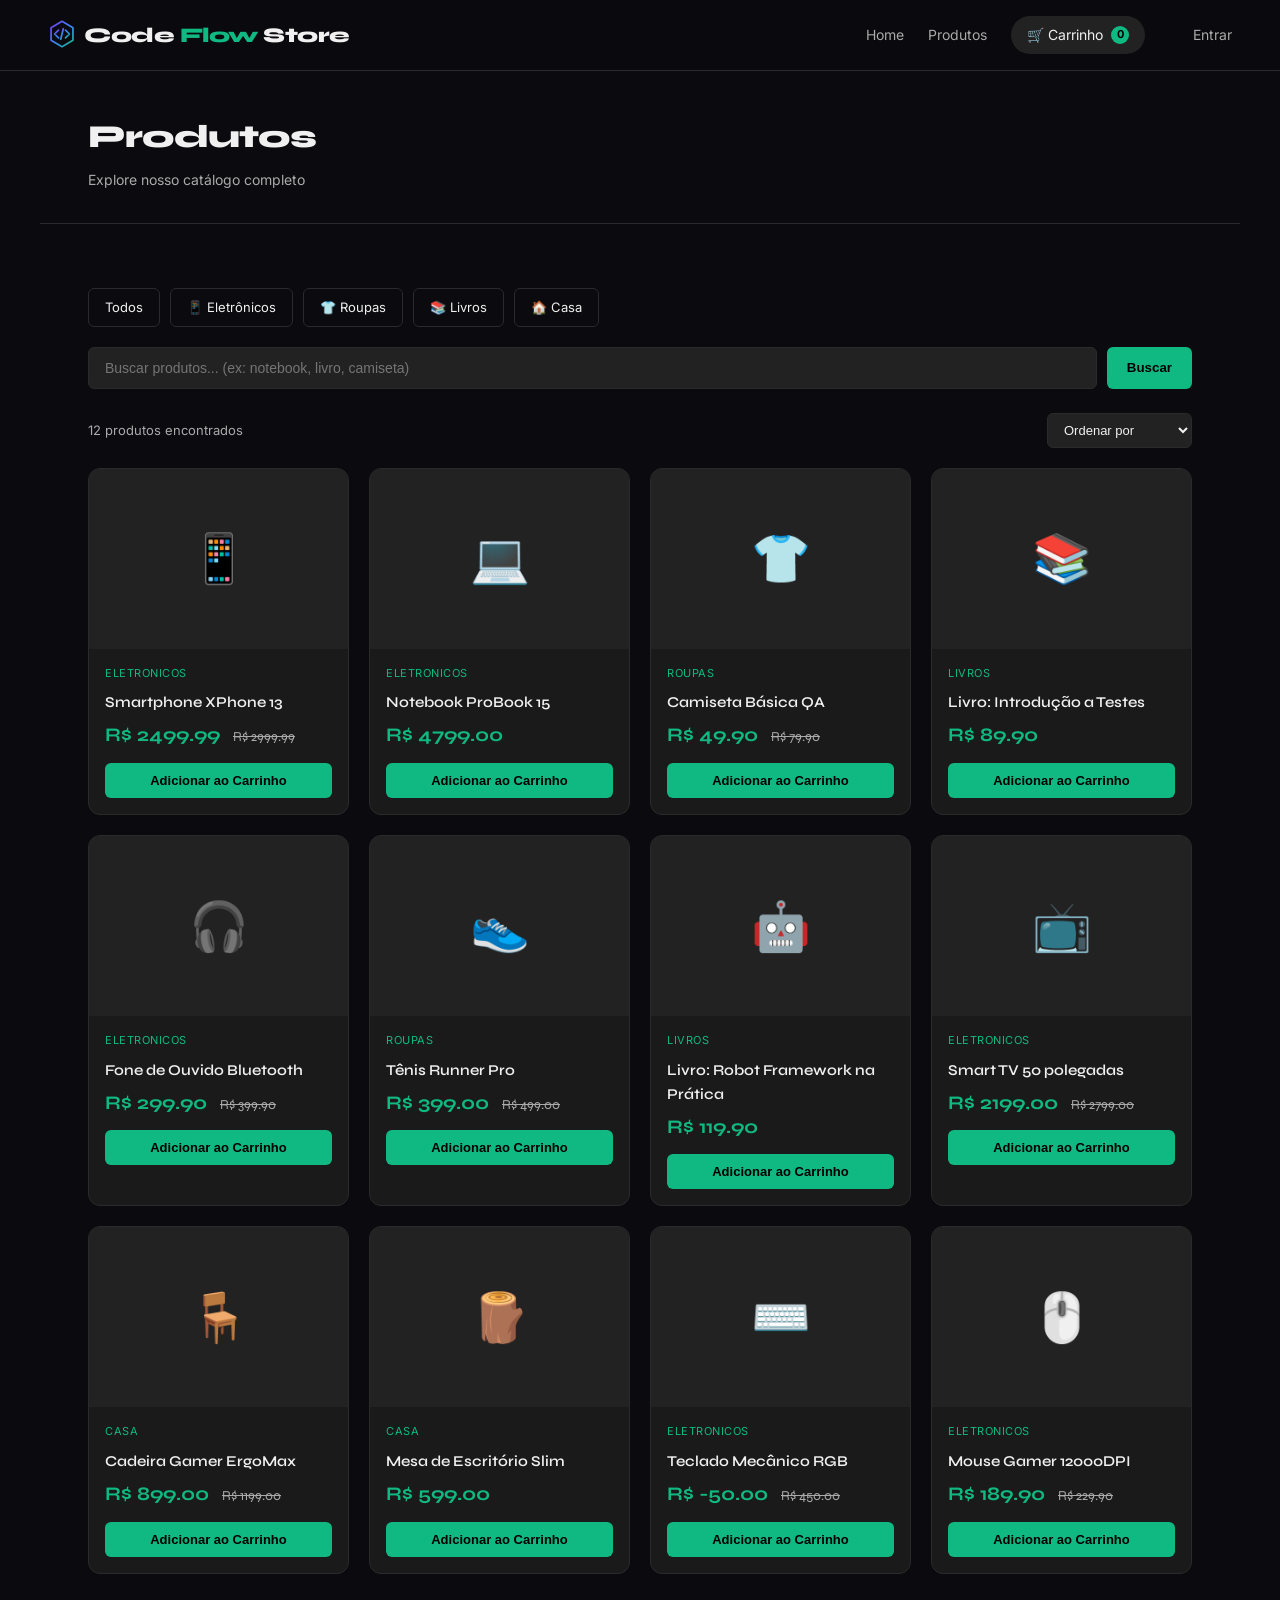
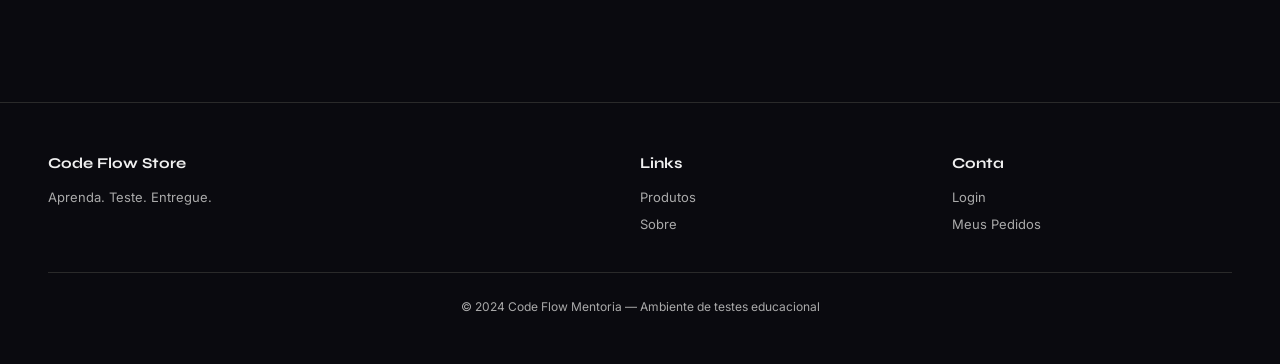
<file: pages/produtos.html>
<!DOCTYPE html>
<html lang="pt-BR">
<head>
  <meta charset="UTF-8"/>
  <meta name="viewport" content="width=device-width, initial-scale=1.0"/>
  <title>Produtos — Code Flow Store</title>
  <link rel="stylesheet" href="../css/style.css"/>
  <link href="https://fonts.googleapis.com/css2?family=Syne:wght@400;600;700;800&family=Inter:wght@300;400;500;600&display=swap" rel="stylesheet"/>
</head>
<body>
<nav class="navbar">
  <a data-testid="nav-logo" href="index.html" class="logo"><img class="logo-icon" src="../img/logo.svg" alt=""/>Code <span>Flow</span> Store</a>
  <div class="nav-links">
    <a data-testid="nav-home" href="index.html">Home</a>
    <a data-testid="nav-products" href="produtos.html">Produtos</a>
    <a data-testid="nav-cart" href="carrinho.html" class="cart-link">🛒 Carrinho <span data-testid="cart-count" class="cart-count" id="cartCount">0</span></a>
    <span data-testid="nav-user-name" id="navUser"></span>
    <a data-testid="nav-login" href="login.html" id="navLogin">Entrar</a>
    <a data-testid="nav-logout" href="#" id="navLogout" style="display:none" onclick="logout()">Sair</a>
  </div>
</nav>

<div class="page-header">
  <h1>Produtos</h1>
  <p>Explore nosso catálogo completo</p>
</div>

<div class="section">
  <!-- Filtros de categoria -->
  <div style="display:flex;gap:10px;margin-bottom:20px;flex-wrap:wrap">
    <a data-testid="filter-all" href="produtos.html" class="btn-ghost" style="padding:8px 16px;font-size:13px">Todos</a>
    <a data-testid="filter-eletronicos" href="produtos.html?cat=eletronicos" class="btn-ghost" style="padding:8px 16px;font-size:13px">📱 Eletrônicos</a>
    <a data-testid="filter-roupas" href="produtos.html?cat=roupas" class="btn-ghost" style="padding:8px 16px;font-size:13px">👕 Roupas</a>
    <a data-testid="filter-livros" href="produtos.html?cat=livros" class="btn-ghost" style="padding:8px 16px;font-size:13px">📚 Livros</a>
    <a data-testid="filter-casa" href="produtos.html?cat=casa" class="btn-ghost" style="padding:8px 16px;font-size:13px">🏠 Casa</a>
  </div>

  <!-- Barra de busca -->
  <div class="search-bar">
    <input data-testid="search-input" type="text" id="searchInput" placeholder="Buscar produtos... (ex: notebook, livro, camiseta)"/>
    <button data-testid="search-submit" onclick="doSearch()">Buscar</button>
  </div>

  <div style="display:flex;justify-content:space-between;align-items:center;margin-bottom:20px">
    <span data-testid="product-count" id="productCount" style="font-size:13px;color:var(--text2)"></span>
    <select data-testid="sort-select" id="sortSelect" onchange="doSearch()" style="background:var(--bg3);border:1px solid var(--border);color:var(--text);padding:8px 12px;border-radius:6px;font-size:13px">
      <option value="">Ordenar por</option>
      <option value="price-asc">Menor preço</option>
      <option value="price-desc">Maior preço</option>
      <option value="name">Nome A-Z</option>
      <option value="rating">Melhor avaliação</option>
    </select>
  </div>

  <div data-testid="products-grid" class="products-grid" id="allProducts"></div>
</div>

<footer class="footer">
  <div class="footer-inner">
    <div>
      <strong>Code Flow Store</strong>
      <p>Aprenda. Teste. Entregue.</p>
    </div>
    <div>
      <strong>Links</strong>
      <a data-testid="footer-link-products" href="produtos.html">Produtos</a>
      <a data-testid="footer-link-about" href="sobre.html">Sobre</a>
    </div>
    <div>
      <strong>Conta</strong>
      <a data-testid="footer-link-login" href="login.html">Login</a>
      <a data-testid="footer-link-orders" href="pedidos.html">Meus Pedidos</a>
    </div>
  </div>
  <p class="footer-copy">© 2024 Code Flow Mentoria — Ambiente de testes educacional</p>
</footer>

<script src="../js/data.js"></script>
<script src="../js/app.js"></script>
<script>
  updateCartCount();
  updateNav();
  doSearch();

  function doSearch() {
    const filter = document.getElementById('searchInput').value;
    renderAllProducts(filter);

    const products = getProducts();
    document.getElementById('productCount').textContent =
      `${document.querySelectorAll('.product-card').length} produtos encontrados`;
  }

  document.getElementById('searchInput').addEventListener('keydown', (e) => {
    if (e.key === 'Enter') doSearch();
  });
</script>
</body>
</html>
</file>
<file: css/style.css>
/* ===== TOKENS ===== */
:root {
  --bg: #0a0a0f;
  --bg2: #181818;
  --bg3: #222222;
  --accent: #10B981;
  --purple: #7C3AED;
  --blue: #3B82F6;
  --accent2: #ff4757;
  --text: #f0f0f0;
  --text2: #aaaaaa;
  --border: #2a2a2a;
  --card: #1a1a1a;
  --font-display: 'Syne', sans-serif;
  --font-body: 'Inter', sans-serif;
  --radius: 12px;
  --radius-sm: 6px;
}

* { margin: 0; padding: 0; box-sizing: border-box; }

body {
  background: var(--bg);
  color: var(--text);
  font-family: var(--font-body);
  font-size: 15px;
  line-height: 1.6;
}

a { color: inherit; text-decoration: none; }

/* ===== NAVBAR ===== */
.navbar {
  display: flex;
  justify-content: space-between;
  align-items: center;
  padding: 16px 48px;
  background: rgba(10,10,15,0.95);
  backdrop-filter: blur(12px);
  border-bottom: 1px solid var(--border);
  position: sticky;
  top: 0;
  z-index: 100;
}

.logo {
  font-family: var(--font-display);
  font-weight: 800;
  font-size: 1.3rem;
  letter-spacing: -0.5px;
}
.logo span { color: var(--accent); }
.logo-icon { width: 28px; height: 28px; vertical-align: middle; margin-right: 8px; position: relative; top: -2px; }

.nav-links {
  display: flex;
  align-items: center;
  gap: 24px;
  font-size: 14px;
}

.nav-links a { color: var(--text2); transition: color 0.2s; }
.nav-links a:hover { color: var(--accent); }

.cart-link {
  background: var(--bg3);
  padding: 8px 16px;
  border-radius: 999px;
  display: flex;
  align-items: center;
  gap: 8px;
  color: var(--text) !important;
}

.cart-count {
  background: var(--accent);
  color: #000;
  font-weight: 700;
  font-size: 11px;
  width: 18px;
  height: 18px;
  border-radius: 50%;
  display: flex;
  align-items: center;
  justify-content: center;
}

/* ===== HERO ===== */
.hero {
  display: grid;
  grid-template-columns: 1fr 1fr;
  gap: 48px;
  padding: 80px 48px;
  min-height: 80vh;
  align-items: center;
  max-width: 1200px;
  margin: 0 auto;
}

.hero-eyebrow {
  font-size: 13px;
  color: var(--accent);
  letter-spacing: 1px;
  text-transform: uppercase;
  margin-bottom: 16px;
}

.hero h1 {
  font-family: var(--font-display);
  font-size: clamp(2.5rem, 5vw, 4rem);
  font-weight: 800;
  line-height: 1.05;
  letter-spacing: -2px;
  margin-bottom: 20px;
}

.hero h1 em {
  font-style: normal;
  color: var(--accent);
  position: relative;
}

.hero-sub {
  color: var(--text2);
  font-size: 1rem;
  max-width: 440px;
  margin-bottom: 32px;
}

.hero-actions {
  display: flex;
  gap: 12px;
  margin-bottom: 32px;
}

.btn-primary {
  background: var(--accent);
  color: #000;
  font-weight: 700;
  font-family: var(--font-display);
  padding: 14px 28px;
  border-radius: var(--radius-sm);
  transition: opacity 0.2s;
  border: none;
  cursor: pointer;
  font-size: 15px;
  display: inline-block;
}
.btn-primary:hover { opacity: 0.85; }

.btn-ghost {
  border: 1px solid var(--border);
  color: var(--text);
  padding: 14px 28px;
  border-radius: var(--radius-sm);
  transition: border-color 0.2s;
  font-size: 15px;
}
.btn-ghost:hover { border-color: var(--accent); color: var(--accent); }

.hero-badges {
  display: flex;
  gap: 10px;
  flex-wrap: wrap;
}
.hero-badges span {
  font-size: 12px;
  background: var(--bg3);
  border: 1px solid var(--border);
  padding: 6px 14px;
  border-radius: 999px;
  color: var(--text2);
}

/* BUG CARD */
.bug-card {
  background: var(--card);
  border: 1px solid var(--border);
  border-radius: var(--radius);
  overflow: hidden;
  font-size: 13px;
  box-shadow: 0 0 40px rgba(16,185,129,0.08);
}
.bug-header {
  background: var(--accent2);
  color: white;
  font-family: var(--font-display);
  font-weight: 700;
  padding: 10px 16px;
  font-size: 12px;
  letter-spacing: 1px;
}
.bug-body {
  padding: 16px;
  display: flex;
  flex-direction: column;
  gap: 10px;
}
.bug-body p { color: var(--text2); }
.bug-body strong { color: var(--text); }
.sev-high {
  background: rgba(255,71,87,0.15);
  color: var(--accent2);
  padding: 2px 8px;
  border-radius: 4px;
  font-weight: 600;
}

/* ===== SECTIONS ===== */
.section {
  padding: 64px 48px;
  max-width: 1200px;
  margin: 0 auto;
}

.section h2 {
  font-family: var(--font-display);
  font-weight: 800;
  font-size: 1.8rem;
  letter-spacing: -1px;
  margin-bottom: 32px;
}

/* CATEGORIES */
.categories-section { padding-top: 32px; }
.categories-grid {
  display: grid;
  grid-template-columns: repeat(4, 1fr);
  gap: 16px;
}

.cat-card {
  background: var(--card);
  border: 1px solid var(--border);
  border-radius: var(--radius);
  padding: 32px 16px;
  text-align: center;
  display: flex;
  flex-direction: column;
  align-items: center;
  gap: 12px;
  transition: border-color 0.2s, transform 0.2s;
  cursor: pointer;
}
.cat-card:hover { border-color: var(--accent); transform: translateY(-4px); }
.cat-icon { font-size: 2rem; }
.cat-card span:last-child { font-weight: 600; font-size: 14px; }

/* PRODUCTS GRID */
.products-grid {
  display: grid;
  grid-template-columns: repeat(auto-fill, minmax(240px, 1fr));
  gap: 20px;
}

.product-card {
  background: var(--card);
  border: 1px solid var(--border);
  border-radius: var(--radius);
  overflow: hidden;
  transition: border-color 0.2s, transform 0.2s;
  cursor: pointer;
}
.product-card:hover { border-color: var(--accent); transform: translateY(-4px); }

.product-img {
  width: 100%;
  height: 180px;
  object-fit: cover;
  background: var(--bg3);
  display: flex;
  align-items: center;
  justify-content: center;
  font-size: 3rem;
}

.product-info { padding: 16px; }
.product-name {
  font-weight: 600;
  font-size: 15px;
  margin-bottom: 6px;
  font-family: var(--font-display);
}
.product-cat {
  font-size: 11px;
  color: var(--accent);
  text-transform: uppercase;
  letter-spacing: 0.5px;
  margin-bottom: 8px;
}
.product-price {
  font-size: 1.2rem;
  font-weight: 700;
  color: var(--accent);
  font-family: var(--font-display);
  margin-bottom: 12px;
}
.product-price .old-price {
  font-size: 0.85rem;
  color: var(--text2);
  text-decoration: line-through;
  font-weight: 400;
  margin-left: 8px;
}

.btn-add-cart {
  width: 100%;
  background: var(--accent);
  color: #000;
  font-weight: 700;
  padding: 10px;
  border: none;
  border-radius: var(--radius-sm);
  cursor: pointer;
  font-size: 13px;
  transition: opacity 0.2s;
}
.btn-add-cart:hover { opacity: 0.85; }

/* PROMO BANNER */
.promo-banner {
  background: linear-gradient(135deg, #1a1a2e, #16213e);
  border-top: 1px solid var(--border);
  border-bottom: 1px solid var(--border);
  padding: 48px;
  overflow: hidden;
}
.promo-inner {
  max-width: 1200px;
  margin: 0 auto;
}
.promo-inner h3 {
  font-family: var(--font-display);
  font-size: 2rem;
  color: #ffd700;
  margin-bottom: 8px;
}
.promo-inner p { color: var(--text2); margin-bottom: 16px; }
.btn-promo {
  display: inline-block;
  background: #ffd700;
  color: #000;
  font-weight: 700;
  padding: 12px 24px;
  border-radius: var(--radius-sm);
}

/* ===== FORMS ===== */
.form-page {
  min-height: 80vh;
  display: flex;
  align-items: center;
  justify-content: center;
  padding: 48px;
}

.form-card {
  background: var(--card);
  border: 1px solid var(--border);
  border-radius: var(--radius);
  padding: 40px;
  width: 100%;
  max-width: 420px;
}

.form-card h2 {
  font-family: var(--font-display);
  font-size: 1.8rem;
  font-weight: 800;
  letter-spacing: -1px;
  margin-bottom: 8px;
}

.form-card p { color: var(--text2); margin-bottom: 28px; font-size: 14px; }

.form-group {
  margin-bottom: 16px;
}

.form-group label {
  display: block;
  font-size: 13px;
  font-weight: 500;
  margin-bottom: 6px;
  color: var(--text2);
}

.form-group input,
.form-group select,
.form-group textarea {
  width: 100%;
  background: var(--bg3);
  border: 1px solid var(--border);
  border-radius: var(--radius-sm);
  padding: 12px 14px;
  color: var(--text);
  font-family: var(--font-body);
  font-size: 14px;
  outline: none;
  transition: border-color 0.2s;
}

.form-group input:focus,
.form-group select:focus {
  border-color: var(--accent);
}

.form-btn {
  width: 100%;
  background: var(--accent);
  color: #000;
  font-weight: 700;
  font-family: var(--font-display);
  padding: 14px;
  border: none;
  border-radius: var(--radius-sm);
  cursor: pointer;
  font-size: 15px;
  margin-top: 8px;
  transition: opacity 0.2s;
}
.form-btn:hover { opacity: 0.85; }

.form-link {
  text-align: center;
  margin-top: 20px;
  font-size: 13px;
  color: var(--text2);
}
.form-link a { color: var(--accent); }

.form-error {
  background: rgba(255,71,87,0.1);
  border: 1px solid rgba(255,71,87,0.3);
  color: var(--accent2);
  padding: 10px 14px;
  border-radius: var(--radius-sm);
  font-size: 13px;
  margin-bottom: 16px;
  display: none;
}

.form-success {
  background: rgba(16,185,129,0.1);
  border: 1px solid rgba(16,185,129,0.3);
  color: var(--accent);
  padding: 10px 14px;
  border-radius: var(--radius-sm);
  font-size: 13px;
  margin-bottom: 16px;
  display: none;
}

/* ===== CART ===== */
.cart-page {
  max-width: 1000px;
  margin: 0 auto;
  padding: 48px;
}

.cart-page h1 {
  font-family: var(--font-display);
  font-size: 2rem;
  font-weight: 800;
  letter-spacing: -1px;
  margin-bottom: 32px;
}

.cart-table {
  width: 100%;
  border-collapse: collapse;
}

.cart-table th {
  text-align: left;
  padding: 12px 16px;
  border-bottom: 1px solid var(--border);
  color: var(--text2);
  font-size: 13px;
  font-weight: 500;
}

.cart-table td {
  padding: 16px;
  border-bottom: 1px solid var(--border);
  vertical-align: middle;
}

.cart-item-name { font-weight: 600; }
.cart-item-price { color: var(--accent); font-weight: 600; }

.qty-control {
  display: flex;
  align-items: center;
  gap: 10px;
}

.qty-btn {
  background: var(--bg3);
  border: 1px solid var(--border);
  color: var(--text);
  width: 30px;
  height: 30px;
  border-radius: var(--radius-sm);
  cursor: pointer;
  font-size: 16px;
  display: flex;
  align-items: center;
  justify-content: center;
}

.btn-remove {
  background: none;
  border: none;
  color: var(--accent2);
  cursor: pointer;
  font-size: 18px;
}

.cart-summary {
  background: var(--card);
  border: 1px solid var(--border);
  border-radius: var(--radius);
  padding: 24px;
  margin-top: 24px;
}

.cart-summary-row {
  display: flex;
  justify-content: space-between;
  margin-bottom: 12px;
  font-size: 14px;
}

.cart-summary-row.total {
  font-family: var(--font-display);
  font-weight: 800;
  font-size: 1.2rem;
  border-top: 1px solid var(--border);
  padding-top: 12px;
  margin-top: 4px;
}

/* ===== PRODUTO DETALHE ===== */
.product-detail {
  display: grid;
  grid-template-columns: 1fr 1fr;
  gap: 48px;
  max-width: 1000px;
  margin: 0 auto;
  padding: 48px;
  align-items: start;
}

.product-detail-img {
  background: var(--card);
  border: 1px solid var(--border);
  border-radius: var(--radius);
  height: 360px;
  display: flex;
  align-items: center;
  justify-content: center;
  font-size: 6rem;
}

.product-detail-info h1 {
  font-family: var(--font-display);
  font-size: 1.8rem;
  font-weight: 800;
  letter-spacing: -1px;
  margin-bottom: 8px;
}

.product-detail-price {
  font-family: var(--font-display);
  font-size: 2rem;
  font-weight: 800;
  color: var(--accent);
  margin: 16px 0;
}

.product-detail-desc {
  color: var(--text2);
  font-size: 14px;
  margin-bottom: 24px;
  line-height: 1.8;
}

.qty-selector {
  display: flex;
  align-items: center;
  gap: 12px;
  margin-bottom: 20px;
}

.qty-selector label { font-size: 13px; color: var(--text2); }
.qty-selector input {
  width: 60px;
  text-align: center;
  background: var(--bg3);
  border: 1px solid var(--border);
  border-radius: var(--radius-sm);
  padding: 8px;
  color: var(--text);
  font-size: 14px;
}

/* ===== ADMIN ===== */
.admin-layout {
  display: grid;
  grid-template-columns: 220px 1fr;
  min-height: 100vh;
}

.admin-sidebar {
  background: var(--bg2);
  border-right: 1px solid var(--border);
  padding: 32px 0;
}

.admin-sidebar .logo {
  display: block;
  padding: 0 24px 24px;
  border-bottom: 1px solid var(--border);
  margin-bottom: 16px;
}

.admin-nav a {
  display: block;
  padding: 12px 24px;
  color: var(--text2);
  font-size: 14px;
  transition: background 0.2s, color 0.2s;
}
.admin-nav a:hover, .admin-nav a.active {
  background: var(--bg3);
  color: var(--accent);
  border-left: 3px solid var(--accent);
}

.admin-content {
  padding: 40px;
  overflow-y: auto;
}

.admin-content h1 {
  font-family: var(--font-display);
  font-size: 1.8rem;
  font-weight: 800;
  letter-spacing: -1px;
  margin-bottom: 32px;
}

.stats-grid {
  display: grid;
  grid-template-columns: repeat(4, 1fr);
  gap: 16px;
  margin-bottom: 32px;
}

.stat-card {
  background: var(--card);
  border: 1px solid var(--border);
  border-radius: var(--radius);
  padding: 20px;
}

.stat-value {
  font-family: var(--font-display);
  font-size: 1.8rem;
  font-weight: 800;
  color: var(--accent);
}

.stat-label {
  font-size: 12px;
  color: var(--text2);
  margin-top: 4px;
}

.admin-table {
  width: 100%;
  border-collapse: collapse;
  background: var(--card);
  border-radius: var(--radius);
  overflow: hidden;
  border: 1px solid var(--border);
}

.admin-table th {
  background: var(--bg3);
  padding: 12px 16px;
  text-align: left;
  font-size: 12px;
  color: var(--text2);
  text-transform: uppercase;
  letter-spacing: 0.5px;
}

.admin-table td {
  padding: 14px 16px;
  border-bottom: 1px solid var(--border);
  font-size: 13px;
}

.admin-table tr:last-child td { border-bottom: none; }

.badge {
  display: inline-block;
  padding: 3px 10px;
  border-radius: 999px;
  font-size: 11px;
  font-weight: 600;
}
.badge-green { background: rgba(16,185,129,0.15); color: var(--accent); }
.badge-red { background: rgba(255,71,87,0.15); color: var(--accent2); }
.badge-yellow { background: rgba(255,215,0,0.15); color: #ffd700; }

.btn-sm {
  padding: 6px 12px;
  border-radius: var(--radius-sm);
  font-size: 12px;
  font-weight: 600;
  cursor: pointer;
  border: none;
  transition: opacity 0.2s;
}
.btn-sm:hover { opacity: 0.8; }
.btn-edit { background: var(--bg3); color: var(--text); border: 1px solid var(--border); }
.btn-delete { background: rgba(255,71,87,0.15); color: var(--accent2); }

/* ===== PEDIDOS ===== */
.orders-page {
  max-width: 900px;
  margin: 0 auto;
  padding: 48px;
}
.orders-page h1 {
  font-family: var(--font-display);
  font-size: 2rem;
  font-weight: 800;
  letter-spacing: -1px;
  margin-bottom: 32px;
}

.order-card {
  background: var(--card);
  border: 1px solid var(--border);
  border-radius: var(--radius);
  padding: 20px;
  margin-bottom: 16px;
}

.order-header {
  display: flex;
  justify-content: space-between;
  align-items: center;
  margin-bottom: 12px;
}

.order-id { font-family: var(--font-display); font-weight: 700; }
.order-items { color: var(--text2); font-size: 13px; }
.order-total { color: var(--accent); font-weight: 700; font-family: var(--font-display); }

/* ===== ALERT / TOAST ===== */
.toast {
  position: fixed;
  bottom: 24px;
  right: 24px;
  background: var(--accent);
  color: #000;
  font-weight: 700;
  padding: 14px 20px;
  border-radius: var(--radius);
  font-size: 14px;
  z-index: 999;
  transform: translateY(100px);
  opacity: 0;
  transition: all 0.3s;
}
.toast.show { transform: translateY(0); opacity: 1; }

/* ===== PAGE HEADER ===== */
.page-header {
  border-bottom: 1px solid var(--border);
  padding: 40px 48px 32px;
  max-width: 1200px;
  margin: 0 auto;
}
.page-header h1 {
  font-family: var(--font-display);
  font-size: 2rem;
  font-weight: 800;
  letter-spacing: -1px;
}
.page-header p { color: var(--text2); font-size: 14px; margin-top: 6px; }

/* ===== FOOTER ===== */
.footer {
  border-top: 1px solid var(--border);
  padding: 48px;
  margin-top: 64px;
}
.footer-inner {
  display: grid;
  grid-template-columns: 2fr 1fr 1fr;
  gap: 32px;
  max-width: 1200px;
  margin: 0 auto 32px;
}
.footer-inner strong {
  display: block;
  font-family: var(--font-display);
  margin-bottom: 12px;
}
.footer-inner a {
  display: block;
  color: var(--text2);
  font-size: 13px;
  margin-bottom: 6px;
  transition: color 0.2s;
}
.footer-inner a:hover { color: var(--accent); }
.footer-inner p { color: var(--text2); font-size: 13px; }
.footer-copy {
  text-align: center;
  color: var(--text2);
  font-size: 12px;
  max-width: 1200px;
  margin: 0 auto;
  border-top: 1px solid var(--border);
  padding-top: 24px;
}

/* ===== EMPTY STATE ===== */
.empty-state {
  text-align: center;
  padding: 64px 24px;
  color: var(--text2);
}
.empty-state .empty-icon { font-size: 3rem; margin-bottom: 16px; }
.empty-state h3 {
  font-family: var(--font-display);
  font-size: 1.3rem;
  color: var(--text);
  margin-bottom: 8px;
}

/* ===== SEARCH BAR ===== */
.search-bar {
  display: flex;
  gap: 10px;
  margin-bottom: 24px;
}
.search-bar input {
  flex: 1;
  background: var(--bg3);
  border: 1px solid var(--border);
  border-radius: var(--radius-sm);
  padding: 12px 16px;
  color: var(--text);
  font-size: 14px;
  outline: none;
}
.search-bar input:focus { border-color: var(--accent); }
.search-bar button {
  background: var(--accent);
  color: #000;
  font-weight: 700;
  padding: 12px 20px;
  border: none;
  border-radius: var(--radius-sm);
  cursor: pointer;
}

/* CHECKOUT */
.checkout-page {
  display: grid;
  grid-template-columns: 1fr 380px;
  gap: 32px;
  max-width: 1100px;
  margin: 0 auto;
  padding: 48px;
}

.checkout-form h2 {
  font-family: var(--font-display);
  font-weight: 800;
  font-size: 1.4rem;
  letter-spacing: -0.5px;
  margin-bottom: 20px;
}

.checkout-summary {
  background: var(--card);
  border: 1px solid var(--border);
  border-radius: var(--radius);
  padding: 24px;
  height: fit-content;
  position: sticky;
  top: 80px;
}

.checkout-summary h3 {
  font-family: var(--font-display);
  font-weight: 700;
  margin-bottom: 16px;
}

.summary-item {
  display: flex;
  justify-content: space-between;
  font-size: 13px;
  margin-bottom: 10px;
  color: var(--text2);
}

.summary-divider { border: none; border-top: 1px solid var(--border); margin: 12px 0; }

.summary-total {
  display: flex;
  justify-content: space-between;
  font-family: var(--font-display);
  font-weight: 800;
  font-size: 1.1rem;
  color: var(--accent);
}

/* RESPONSIVE */
@media (max-width: 768px) {
  .navbar { padding: 12px 20px; }
  .hero { grid-template-columns: 1fr; padding: 40px 20px; }
  .hero-visual { display: none; }
  .categories-grid { grid-template-columns: repeat(2, 1fr); }
  .section { padding: 40px 20px; }
  .stats-grid { grid-template-columns: repeat(2, 1fr); }
  .admin-layout { grid-template-columns: 1fr; }
  .admin-sidebar { display: none; }
  .product-detail { grid-template-columns: 1fr; padding: 24px; }
  .checkout-page { grid-template-columns: 1fr; padding: 24px; }
  .footer-inner { grid-template-columns: 1fr; }
  .cart-page, .orders-page { padding: 24px 16px; }
}
</file>
